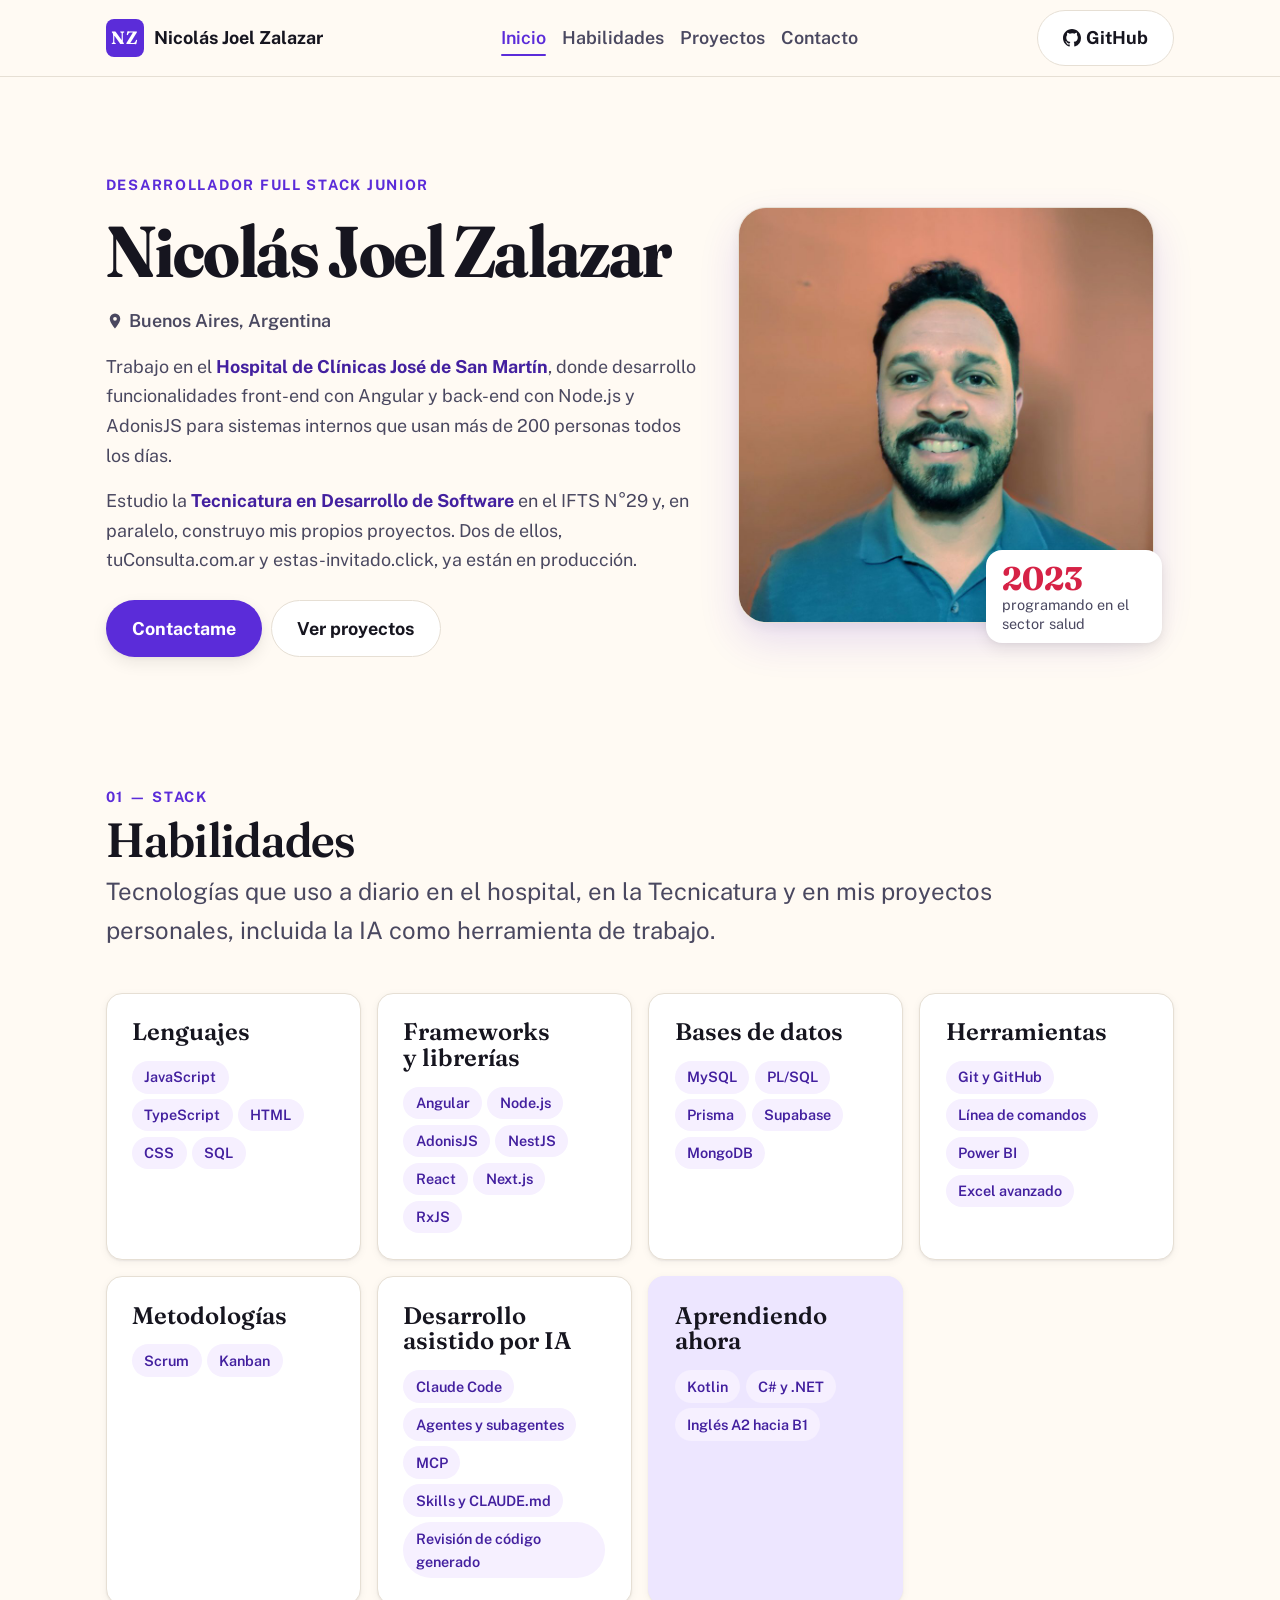
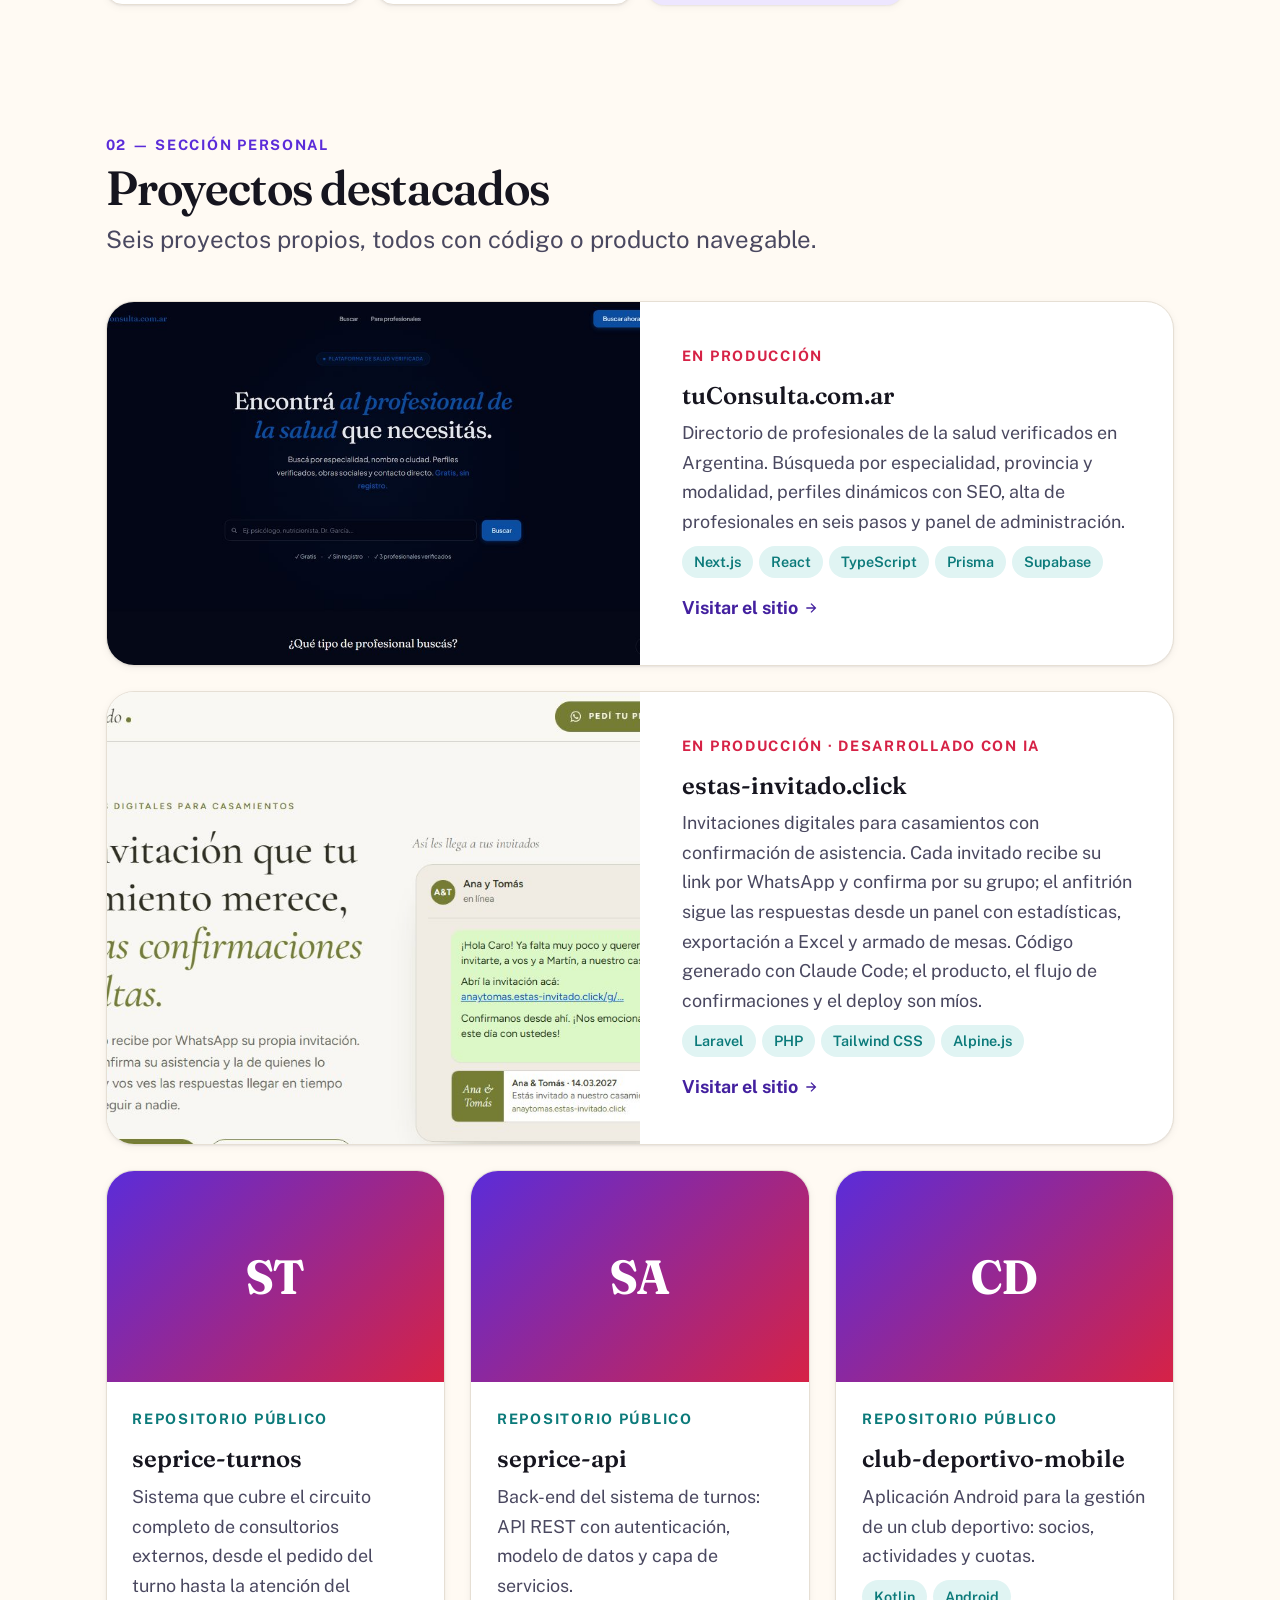
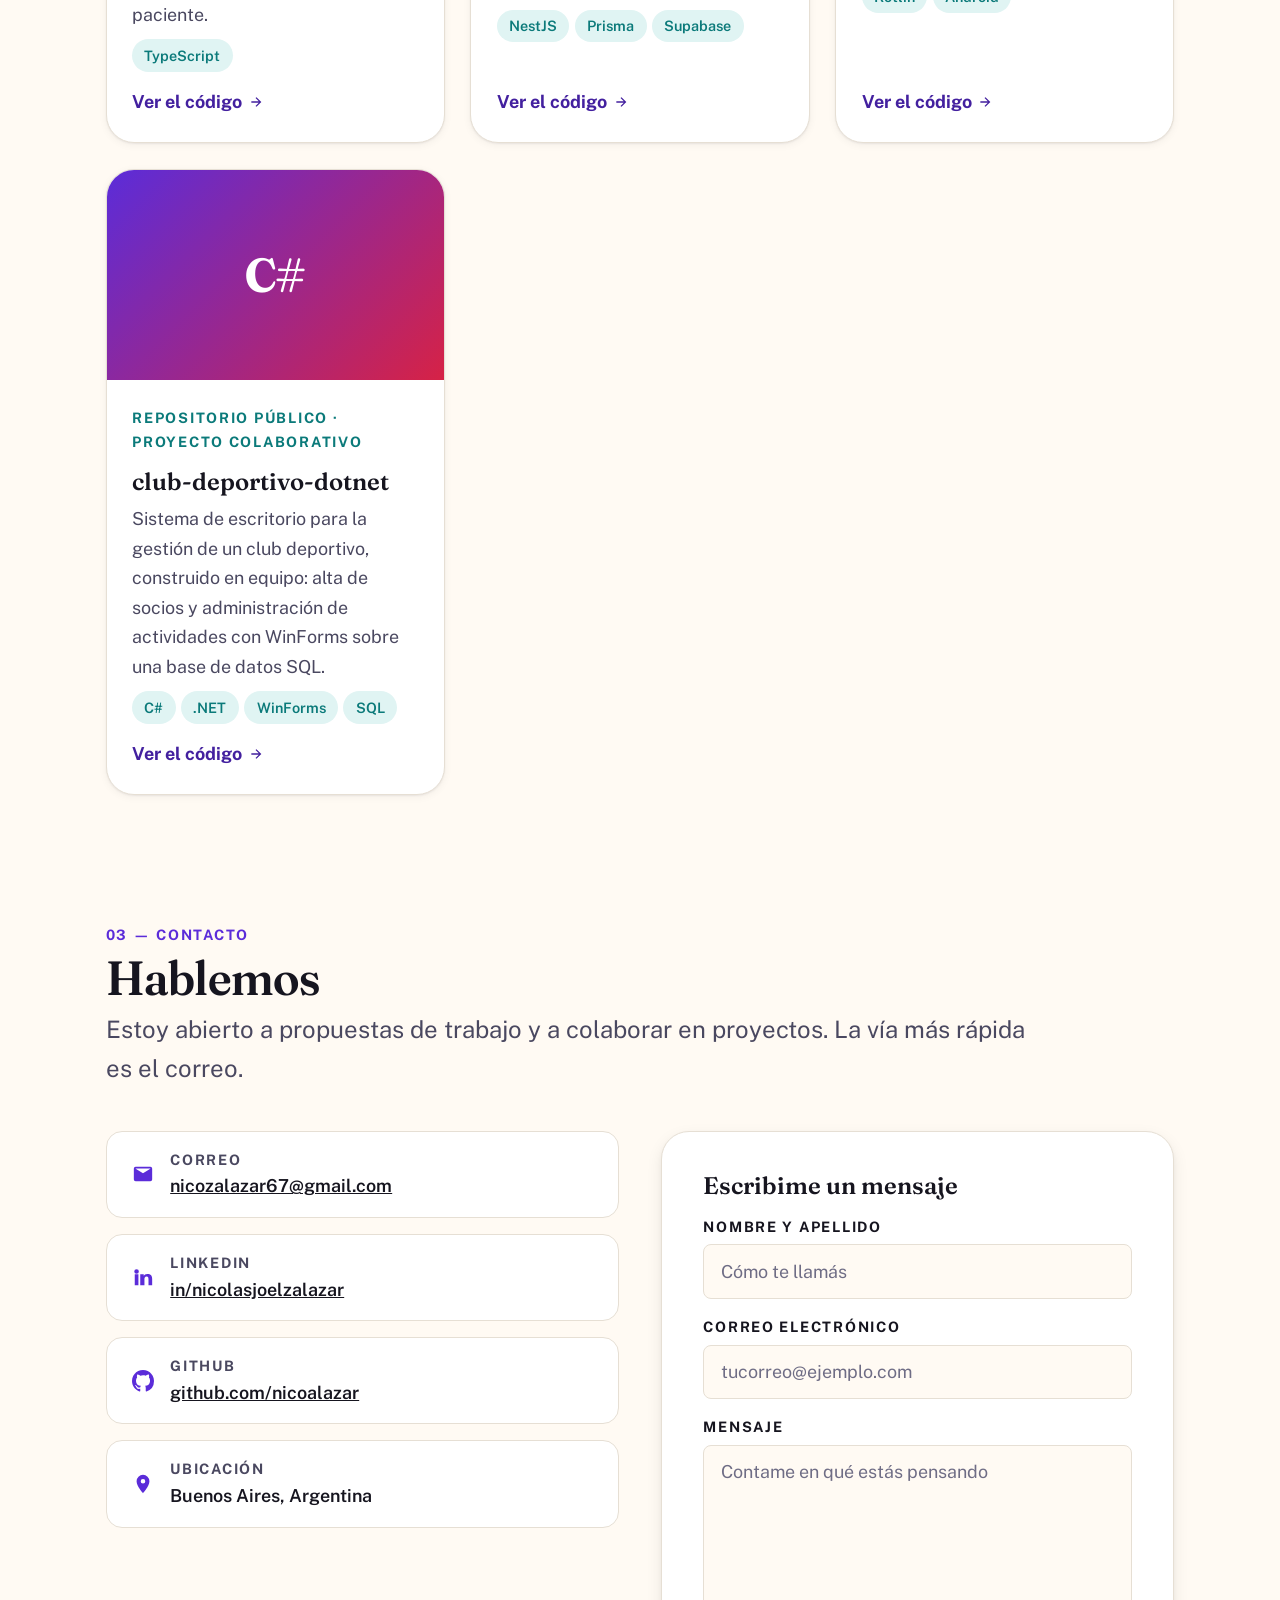
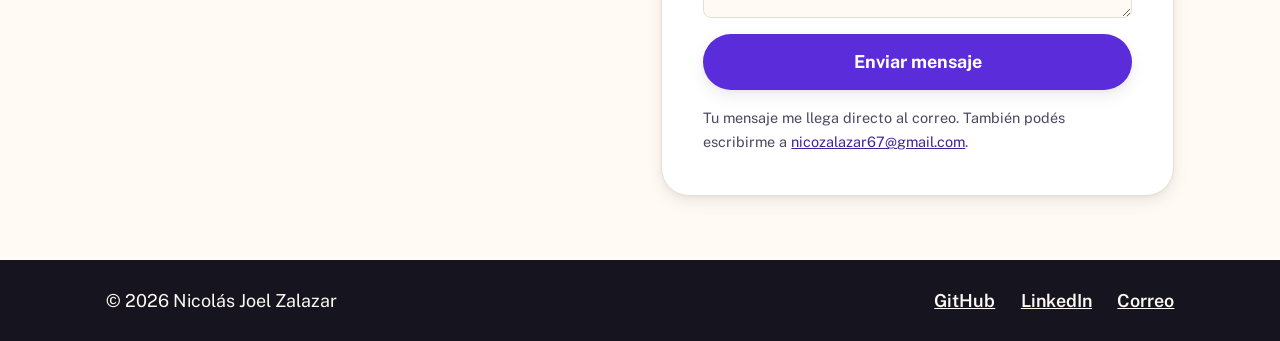
<file: index.html>
<!DOCTYPE html>
<html lang="es">

<head>
  <meta charset="UTF-8">
  <meta name="viewport" content="width=device-width, initial-scale=1.0">
  <title>Nicolás Joel Zalazar | Desarrollador Full Stack Junior</title>
  <meta name="description"
    content="Portafolio de Nicolás Joel Zalazar, desarrollador full stack junior en Buenos Aires. Angular, Node.js, TypeScript y NestJS. Proyectos, habilidades y contacto.">
  <meta name="author" content="Nicolás Joel Zalazar">

  <!-- Google Fonts se vincula con <link> y no con @import para que la descarga arranque en paralelo
       con el CSS; preconnect abre la conexión a los dos dominios de Fonts antes de pedir el archivo.
       Fraunces y Public Sans son fuentes variables: de Fraunces se piden además los ejes opsz, SOFT y
       WONK, que el CSS usa para diferenciar el tamaño óptico y el carácter de cada nivel de título
       sin descargar un archivo por variante. -->
  <link rel="preconnect" href="https://fonts.googleapis.com">
  <link rel="preconnect" href="https://fonts.gstatic.com" crossorigin>
  <link
    href="https://fonts.googleapis.com/css2?family=Fraunces:opsz,wght,SOFT,WONK@9..144,300..900,0..100,0..1&family=Public+Sans:wght@400..800&display=swap"
    rel="stylesheet">

  <link rel="stylesheet" href="css/style.css">
</head>

<body>
  <!-- El enlace de salto es el primer elemento enfocable del documento: permite que quien navega con
       teclado o lector de pantalla se saltee el encabezado repetido y vaya directo al contenido. -->
  <a class="skip-link" href="#contenido">Saltar al contenido principal</a>

  <header class="site-header">
    <div class="site-header__inner">
      <a class="brand" href="#inicio" aria-label="Nicolás Joel Zalazar, ir al inicio">
        <span class="brand__initials" aria-hidden="true">NZ</span>
        <span class="brand__name">Nicolás Joel Zalazar</span>
      </a>

      <nav class="nav" aria-label="Navegación principal">
        <ul class="nav__list">
          <li><a class="nav__link" href="#inicio" aria-current="page">Inicio</a></li>
          <li><a class="nav__link" href="#habilidades">Habilidades</a></li>
          <li><a class="nav__link" href="#proyectos">Proyectos</a></li>
          <li><a class="nav__link" href="#contacto">Contacto</a></li>
        </ul>
      </nav>

      <a class="btn btn--ghost btn--icon" href="https://github.com/nicoalazar" target="_blank" rel="noopener">
        <svg class="icon" viewBox="0 0 16 16" width="18" height="18" aria-hidden="true" focusable="false">
          <path fill="currentColor"
            d="M8 0C3.58 0 0 3.58 0 8c0 3.54 2.29 6.53 5.47 7.59.4.07.55-.17.55-.38 0-.19-.01-.82-.01-1.49-2.01.37-2.53-.49-2.69-.94-.09-.23-.48-.94-.82-1.13-.28-.15-.68-.52-.01-.53.63-.01 1.08.58 1.23.82.72 1.21 1.87.87 2.33.66.07-.52.28-.87.51-1.07-1.78-.2-3.64-.89-3.64-3.95 0-.87.31-1.59.82-2.15-.08-.2-.36-1.02.08-2.12 0 0 .67-.21 2.2.82a7.4 7.4 0 0 1 2-.27c.68 0 1.36.09 2 .27 1.53-1.04 2.2-.82 2.2-.82.44 1.1.16 1.92.08 2.12.51.56.82 1.27.82 2.15 0 3.07-1.87 3.75-3.65 3.95.29.25.54.73.54 1.48 0 1.07-.01 1.93-.01 2.2 0 .21.15.46.55.38A8.01 8.01 0 0 0 16 8c0-4.42-3.58-8-8-8Z" />
        </svg>
        <span>GitHub</span>
      </a>
    </div>
  </header>

  <main id="contenido">

    <!-- Cada bloque temático es una <section> con id propio (destino de la navegación interna) y se
         asocia a su encabezado mediante aria-labelledby, para que el lector de pantalla anuncie la
         región por su título real en lugar de leer "región sin nombre". -->
    <section class="hero" id="inicio" aria-labelledby="inicio-titulo">
      <div class="hero__content">
        <p class="hero__eyebrow">Desarrollador Full Stack Junior</p>
        <h1 class="hero__title" id="inicio-titulo">Nicolás Joel Zalazar</h1>
        <p class="hero__location">
          <svg class="icon" viewBox="0 0 24 24" width="18" height="18" aria-hidden="true" focusable="false">
            <path fill="currentColor"
              d="M12 2a7 7 0 0 0-7 7c0 5.25 7 13 7 13s7-7.75 7-13a7 7 0 0 0-7-7Zm0 9.5A2.5 2.5 0 1 1 12 6.5a2.5 2.5 0 0 1 0 5Z" />
          </svg>
          Buenos Aires, Argentina
        </p>
        <p class="hero__text">
          Trabajo en el <strong>Hospital de Clínicas José de San Martín</strong>, donde desarrollo funcionalidades
          front-end con Angular y back-end con Node.js y AdonisJS para sistemas internos que usan más de 200 personas
          todos los días.
        </p>
        <p class="hero__text">
          Estudio la <strong>Tecnicatura en Desarrollo de Software</strong> en el IFTS N°29 y, en paralelo, construyo
          mis propios proyectos. Dos de ellos, tuConsulta.com.ar y estas-invitado.click, ya están en producción.
        </p>
        <div class="hero__actions">
          <a class="btn btn--primary" href="#contacto">Contactame</a>
          <a class="btn btn--ghost" href="#proyectos">Ver proyectos</a>
        </div>
      </div>

      <figure class="hero__figure">
        <img class="hero__photo" src="assets/img/nicolas-zalazar.jpg" width="880" height="880"
          alt="Retrato de Nicolás Joel Zalazar, desarrollador full stack junior">
        <figcaption class="hero__badge">
          <span class="hero__badge-value">2023</span>
          <span class="hero__badge-label">programando en el sector salud</span>
        </figcaption>
      </figure>
    </section>

    <section class="section" id="habilidades" aria-labelledby="habilidades-titulo">
      <header class="section__header">
        <p class="section__eyebrow">01 — Stack</p>
        <h2 class="section__title" id="habilidades-titulo">Habilidades</h2>
        <p class="section__lead">
          Tecnologías que uso a diario en el hospital, en la Tecnicatura y en mis proyectos personales, incluida
          la IA como herramienta de trabajo.
        </p>
      </header>

      <!-- La grilla de habilidades usa CSS Grid con auto-fit: la cantidad de columnas la decide el
           ancho disponible, así que el bloque se reacomoda solo sin depender de media queries. -->
      <ul class="skills">
        <li class="skill-card">
          <h3 class="skill-card__title">Lenguajes</h3>
          <ul class="chips">
            <li class="chip">JavaScript</li>
            <li class="chip">TypeScript</li>
            <li class="chip">HTML</li>
            <li class="chip">CSS</li>
            <li class="chip">SQL</li>
          </ul>
        </li>
        <li class="skill-card">
          <h3 class="skill-card__title">Frameworks y librerías</h3>
          <ul class="chips">
            <li class="chip">Angular</li>
            <li class="chip">Node.js</li>
            <li class="chip">AdonisJS</li>
            <li class="chip">NestJS</li>
            <li class="chip">React</li>
            <li class="chip">Next.js</li>
            <li class="chip">RxJS</li>
          </ul>
        </li>
        <li class="skill-card">
          <h3 class="skill-card__title">Bases de datos</h3>
          <ul class="chips">
            <li class="chip">MySQL</li>
            <li class="chip">PL/SQL</li>
            <li class="chip">Prisma</li>
            <li class="chip">Supabase</li>
            <li class="chip">MongoDB</li>
          </ul>
        </li>
        <li class="skill-card">
          <h3 class="skill-card__title">Herramientas</h3>
          <ul class="chips">
            <li class="chip">Git y GitHub</li>
            <li class="chip">Línea de comandos</li>
            <li class="chip">Power BI</li>
            <li class="chip">Excel avanzado</li>
          </ul>
        </li>
        <li class="skill-card">
          <h3 class="skill-card__title">Metodologías</h3>
          <ul class="chips">
            <li class="chip">Scrum</li>
            <li class="chip">Kanban</li>
          </ul>
        </li>
        <li class="skill-card">
          <h3 class="skill-card__title">Desarrollo asistido por IA</h3>
          <ul class="chips">
            <li class="chip">Claude Code</li>
            <li class="chip">Agentes y subagentes</li>
            <li class="chip">MCP</li>
            <li class="chip">Skills y CLAUDE.md</li>
            <li class="chip">Revisión de código generado</li>
          </ul>
        </li>
        <li class="skill-card skill-card--accent">
          <h3 class="skill-card__title">Aprendiendo ahora</h3>
          <ul class="chips">
            <li class="chip">Kotlin</li>
            <li class="chip">C# y .NET</li>
            <li class="chip">Inglés A2 hacia B1</li>
          </ul>
        </li>
      </ul>
    </section>

    <section class="section" id="proyectos" aria-labelledby="proyectos-titulo">
      <header class="section__header">
        <p class="section__eyebrow">02 — Sección personal</p>
        <h2 class="section__title" id="proyectos-titulo">Proyectos destacados</h2>
        <p class="section__lead">
          Seis proyectos propios, todos con código o producto navegable.
        </p>
      </header>

      <div class="projects">
        <article class="project project--featured">
          <img class="project__shot" src="assets/img/tuconsulta.jpg" width="1000" height="625" loading="lazy"
            alt="Captura de la página principal de tuConsulta.com.ar con el buscador de profesionales de la salud">
          <div class="project__body">
            <p class="project__status">En producción</p>
            <h3 class="project__title">tuConsulta.com.ar</h3>
            <p class="project__text">
              Directorio de profesionales de la salud verificados en Argentina. Búsqueda por especialidad, provincia y
              modalidad, perfiles dinámicos con SEO, alta de profesionales en seis pasos y panel de administración.
            </p>
            <ul class="chips chips--tech">
              <li class="chip">Next.js</li>
              <li class="chip">React</li>
              <li class="chip">TypeScript</li>
              <li class="chip">Prisma</li>
              <li class="chip">Supabase</li>
            </ul>
            <a class="link-arrow" href="https://tuconsulta.com.ar" target="_blank" rel="noopener">
              Visitar el sitio
              <svg class="icon" viewBox="0 0 24 24" width="16" height="16" aria-hidden="true" focusable="false">
                <path fill="currentColor" d="M5 11h11.17l-4.88-4.88L12.7 4.7 20 12l-7.3 7.3-1.41-1.42L16.17 13H5Z" />
              </svg>
            </a>
          </div>
        </article>

        <article class="project project--featured">
          <img class="project__shot" src="assets/img/estas-invitado.jpg" width="1000" height="625" loading="lazy"
            alt="Captura de la página principal de estas-invitado.click mostrando cómo llega la invitación por WhatsApp">
          <div class="project__body">
            <p class="project__status">En producción &middot; desarrollado con IA</p>
            <h3 class="project__title">estas-invitado.click</h3>
            <p class="project__text">
              Invitaciones digitales para casamientos con confirmación de asistencia. Cada invitado recibe su link por
              WhatsApp y confirma por su grupo; el anfitrión sigue las respuestas desde un panel con estadísticas,
              exportación a Excel y armado de mesas. Código generado con Claude Code; el producto, el flujo de
              confirmaciones y el deploy son míos.
            </p>
            <ul class="chips chips--tech">
              <li class="chip">Laravel</li>
              <li class="chip">PHP</li>
              <li class="chip">Tailwind CSS</li>
              <li class="chip">Alpine.js</li>
            </ul>
            <a class="link-arrow" href="https://estas-invitado.click" target="_blank" rel="noopener">
              Visitar el sitio
              <svg class="icon" viewBox="0 0 24 24" width="16" height="16" aria-hidden="true" focusable="false">
                <path fill="currentColor" d="M5 11h11.17l-4.88-4.88L12.7 4.7 20 12l-7.3 7.3-1.41-1.42L16.17 13H5Z" />
              </svg>
            </a>
          </div>
        </article>

        <article class="project">
          <p class="project__cover" aria-hidden="true"><span>ST</span></p>
          <div class="project__body">
            <p class="project__status">Repositorio público</p>
            <h3 class="project__title">seprice-turnos</h3>
            <p class="project__text">
              Sistema que cubre el circuito completo de consultorios externos, desde el pedido del turno hasta la
              atención del paciente.
            </p>
            <ul class="chips chips--tech">
              <li class="chip">TypeScript</li>
            </ul>
            <a class="link-arrow" href="https://github.com/nicoalazar/seprice-turnos" target="_blank" rel="noopener">
              Ver el código
              <svg class="icon" viewBox="0 0 24 24" width="16" height="16" aria-hidden="true" focusable="false">
                <path fill="currentColor" d="M5 11h11.17l-4.88-4.88L12.7 4.7 20 12l-7.3 7.3-1.41-1.42L16.17 13H5Z" />
              </svg>
            </a>
          </div>
        </article>

        <article class="project">
          <p class="project__cover" aria-hidden="true"><span>SA</span></p>
          <div class="project__body">
            <p class="project__status">Repositorio público</p>
            <h3 class="project__title">seprice-api</h3>
            <p class="project__text">
              Back-end del sistema de turnos: API REST con autenticación, modelo de datos y capa de servicios.
            </p>
            <ul class="chips chips--tech">
              <li class="chip">NestJS</li>
              <li class="chip">Prisma</li>
              <li class="chip">Supabase</li>
            </ul>
            <a class="link-arrow" href="https://github.com/nicoalazar/seprice-api" target="_blank" rel="noopener">
              Ver el código
              <svg class="icon" viewBox="0 0 24 24" width="16" height="16" aria-hidden="true" focusable="false">
                <path fill="currentColor" d="M5 11h11.17l-4.88-4.88L12.7 4.7 20 12l-7.3 7.3-1.41-1.42L16.17 13H5Z" />
              </svg>
            </a>
          </div>
        </article>

        <article class="project">
          <p class="project__cover" aria-hidden="true"><span>CD</span></p>
          <div class="project__body">
            <p class="project__status">Repositorio público</p>
            <h3 class="project__title">club-deportivo-mobile</h3>
            <p class="project__text">
              Aplicación Android para la gestión de un club deportivo: socios, actividades y cuotas.
            </p>
            <ul class="chips chips--tech">
              <li class="chip">Kotlin</li>
              <li class="chip">Android</li>
            </ul>
            <a class="link-arrow" href="https://github.com/nicoalazar/club-deportivo-mobile" target="_blank"
              rel="noopener">
              Ver el código
              <svg class="icon" viewBox="0 0 24 24" width="16" height="16" aria-hidden="true" focusable="false">
                <path fill="currentColor" d="M5 11h11.17l-4.88-4.88L12.7 4.7 20 12l-7.3 7.3-1.41-1.42L16.17 13H5Z" />
              </svg>
            </a>
          </div>
        </article>

        <article class="project">
          <p class="project__cover" aria-hidden="true"><span>C#</span></p>
          <div class="project__body">
            <p class="project__status">Repositorio público &middot; proyecto colaborativo</p>
            <h3 class="project__title">club-deportivo-dotnet</h3>
            <p class="project__text">
              Sistema de escritorio para la gestión de un club deportivo, construido en equipo: alta de
              socios y administración de actividades con WinForms sobre una base de datos SQL.
            </p>
            <ul class="chips chips--tech">
              <li class="chip">C#</li>
              <li class="chip">.NET</li>
              <li class="chip">WinForms</li>
              <li class="chip">SQL</li>
            </ul>
            <a class="link-arrow" href="https://github.com/nicoalazar/club-deportivo-dotnet" target="_blank"
              rel="noopener">
              Ver el código
              <svg class="icon" viewBox="0 0 24 24" width="16" height="16" aria-hidden="true" focusable="false">
                <path fill="currentColor" d="M5 11h11.17l-4.88-4.88L12.7 4.7 20 12l-7.3 7.3-1.41-1.42L16.17 13H5Z" />
              </svg>
            </a>
          </div>
        </article>
      </div>
    </section>

    <section class="section" id="contacto" aria-labelledby="contacto-titulo">
      <header class="section__header">
        <p class="section__eyebrow">03 — Contacto</p>
        <h2 class="section__title" id="contacto-titulo">Hablemos</h2>
        <p class="section__lead">
          Estoy abierto a propuestas de trabajo y a colaborar en proyectos. La vía más rápida es el correo.
        </p>
      </header>

      <div class="contact">
        <ul class="contact__list">
          <li class="contact__item">
            <svg class="icon icon--lg" viewBox="0 0 24 24" width="22" height="22" aria-hidden="true" focusable="false">
              <path fill="currentColor"
                d="M4 4h16a2 2 0 0 1 2 2v12a2 2 0 0 1-2 2H4a2 2 0 0 1-2-2V6a2 2 0 0 1 2-2Zm8 7.2 8-5V6H4v.2l8 5Z" />
            </svg>
            <span class="contact__label">Correo</span>
            <a class="contact__value" href="mailto:nicozalazar67@gmail.com">nicozalazar67@gmail.com</a>
          </li>
          <li class="contact__item">
            <svg class="icon icon--lg" viewBox="0 0 24 24" width="22" height="22" aria-hidden="true" focusable="false">
              <path fill="currentColor"
                d="M4.98 3.5a2.5 2.5 0 1 0 0 5 2.5 2.5 0 0 0 0-5ZM3 9h4v12H3V9Zm6 0h3.8v1.7h.05c.53-.95 1.83-1.95 3.76-1.95C20.7 8.75 22 10.9 22 14.1V21h-4v-6.1c0-1.46-.03-3.34-2.05-3.34-2.06 0-2.38 1.6-2.38 3.24V21H9V9Z" />
            </svg>
            <span class="contact__label">LinkedIn</span>
            <a class="contact__value" href="https://linkedin.com/in/nicolasjoelzalazar" target="_blank"
              rel="noopener">in/nicolasjoelzalazar</a>
          </li>
          <li class="contact__item">
            <svg class="icon icon--lg" viewBox="0 0 16 16" width="22" height="22" aria-hidden="true" focusable="false">
              <path fill="currentColor"
                d="M8 0C3.58 0 0 3.58 0 8c0 3.54 2.29 6.53 5.47 7.59.4.07.55-.17.55-.38 0-.19-.01-.82-.01-1.49-2.01.37-2.53-.49-2.69-.94-.09-.23-.48-.94-.82-1.13-.28-.15-.68-.52-.01-.53.63-.01 1.08.58 1.23.82.72 1.21 1.87.87 2.33.66.07-.52.28-.87.51-1.07-1.78-.2-3.64-.89-3.64-3.95 0-.87.31-1.59.82-2.15-.08-.2-.36-1.02.08-2.12 0 0 .67-.21 2.2.82a7.4 7.4 0 0 1 2-.27c.68 0 1.36.09 2 .27 1.53-1.04 2.2-.82 2.2-.82.44 1.1.16 1.92.08 2.12.51.56.82 1.27.82 2.15 0 3.07-1.87 3.75-3.65 3.95.29.25.54.73.54 1.48 0 1.07-.01 1.93-.01 2.2 0 .21.15.46.55.38A8.01 8.01 0 0 0 16 8c0-4.42-3.58-8-8-8Z" />
            </svg>
            <span class="contact__label">GitHub</span>
            <a class="contact__value" href="https://github.com/nicoalazar" target="_blank"
              rel="noopener">github.com/nicoalazar</a>
          </li>
          <li class="contact__item">
            <svg class="icon icon--lg" viewBox="0 0 24 24" width="22" height="22" aria-hidden="true" focusable="false">
              <path fill="currentColor"
                d="M12 2a7 7 0 0 0-7 7c0 5.25 7 13 7 13s7-7.75 7-13a7 7 0 0 0-7-7Zm0 9.5A2.5 2.5 0 1 1 12 6.5a2.5 2.5 0 0 1 0 5Z" />
            </svg>
            <span class="contact__label">Ubicación</span>
            <span class="contact__value">Buenos Aires, Argentina</span>
          </li>
        </ul>

        <!-- El envío lo maneja Web3Forms (https://web3forms.com): un POST directo desde el <form>,
             sin JavaScript ni backend propio. access_key identifica la cuenta que recibe el correo;
             botcheck es un honeypot anti-spam (queda oculto para personas, los bots sí lo completan). -->
        <form class="form" action="https://api.web3forms.com/submit" method="post" aria-labelledby="form-titulo">
          <input type="hidden" name="access_key" value="917b6d91-acd8-41ab-8b53-dee51166b318">
          <input type="hidden" name="subject" value="Nuevo mensaje desde el portfolio">
          <input type="hidden" name="redirect" value="https://nicolas-zalazar.vercel.app/gracias.html">
          <input class="form__honeypot" type="checkbox" name="botcheck" tabindex="-1" autocomplete="off"
            aria-hidden="true">

          <h3 class="form__title" id="form-titulo">Escribime un mensaje</h3>

          <div class="form__field">
            <label class="form__label" for="nombre">Nombre y apellido</label>
            <input class="form__input" type="text" id="nombre" name="nombre" placeholder="Cómo te llamás"
              autocomplete="name" required>
          </div>

          <div class="form__field">
            <label class="form__label" for="email">Correo electrónico</label>
            <input class="form__input" type="email" id="email" name="email" placeholder="tucorreo@ejemplo.com"
              autocomplete="email" required>
          </div>

          <div class="form__field">
            <label class="form__label" for="mensaje">Mensaje</label>
            <textarea class="form__input form__input--area" id="mensaje" name="mensaje" rows="5"
              placeholder="Contame en qué estás pensando" required></textarea>
          </div>

          <button class="btn btn--primary btn--block" type="submit">Enviar mensaje</button>

          <p class="form__note" role="note">
            Tu mensaje me llega directo al correo. También podés escribirme a
            <a href="mailto:nicozalazar67@gmail.com">nicozalazar67@gmail.com</a>.
          </p>
        </form>
      </div>
    </section>

  </main>

  <footer class="site-footer">
    <div class="site-footer__inner">
      <p class="site-footer__copy">&copy; 2026 Nicolás Joel Zalazar</p>
      <ul class="site-footer__links">
        <li><a href="https://github.com/nicoalazar" target="_blank" rel="noopener">GitHub</a></li>
        <li><a href="https://linkedin.com/in/nicolasjoelzalazar" target="_blank" rel="noopener">LinkedIn</a></li>
        <li><a href="mailto:nicozalazar67@gmail.com">Correo</a></li>
      </ul>
    </div>
  </footer>
</body>

</html>
</file>
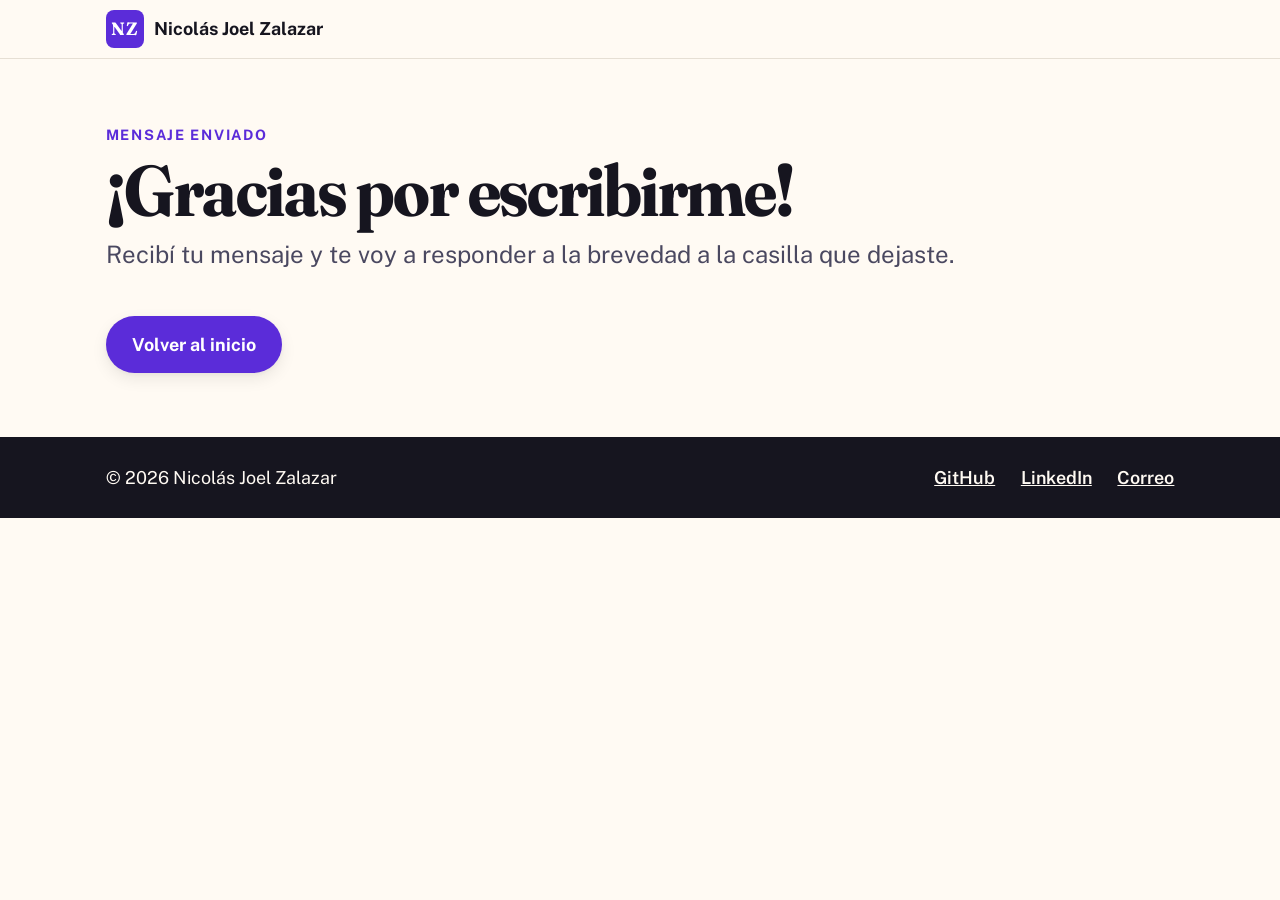
<file: gracias.html>
<!DOCTYPE html>
<html lang="es">

<head>
  <meta charset="UTF-8">
  <meta name="viewport" content="width=device-width, initial-scale=1.0">
  <title>Mensaje enviado | Nicolás Joel Zalazar</title>
  <meta name="description" content="Gracias por escribirme. Recibí tu mensaje y te voy a responder a la brevedad.">
  <meta name="robots" content="noindex">
  <meta name="author" content="Nicolás Joel Zalazar">

  <link rel="preconnect" href="https://fonts.googleapis.com">
  <link rel="preconnect" href="https://fonts.gstatic.com" crossorigin>
  <link
    href="https://fonts.googleapis.com/css2?family=Fraunces:opsz,wght,SOFT,WONK@9..144,300..900,0..100,0..1&family=Public+Sans:wght@400..800&display=swap"
    rel="stylesheet">

  <link rel="stylesheet" href="css/style.css">
</head>

<body>
  <header class="site-header">
    <div class="site-header__inner">
      <a class="brand" href="index.html#inicio" aria-label="Nicolás Joel Zalazar, ir al inicio">
        <span class="brand__initials" aria-hidden="true">NZ</span>
        <span class="brand__name">Nicolás Joel Zalazar</span>
      </a>
    </div>
  </header>

  <main id="contenido">
    <section class="section" aria-labelledby="gracias-titulo">
      <header class="section__header">
        <p class="section__eyebrow">Mensaje enviado</p>
        <h1 class="section__title" id="gracias-titulo">¡Gracias por escribirme!</h1>
        <p class="section__lead">
          Recibí tu mensaje y te voy a responder a la brevedad a la casilla que dejaste.
        </p>
      </header>

      <a class="btn btn--primary" href="index.html#inicio">Volver al inicio</a>
    </section>
  </main>

  <footer class="site-footer">
    <div class="site-footer__inner">
      <p class="site-footer__copy">&copy; 2026 Nicolás Joel Zalazar</p>
      <ul class="site-footer__links">
        <li><a href="https://github.com/nicoalazar" target="_blank" rel="noopener">GitHub</a></li>
        <li><a href="https://linkedin.com/in/nicolasjoelzalazar" target="_blank" rel="noopener">LinkedIn</a></li>
        <li><a href="mailto:nicozalazar67@gmail.com">Correo</a></li>
      </ul>
    </div>
  </footer>
</body>

</html>
</file>
<file: css/style.css>
/* =============================================================================
   Landing de portafolio personal - Nicolás Joel Zalazar

   Orden del archivo:
   1. Tokens de diseño (variables CSS)
   2. Reset ligero y bases
   3. Tipografía
   4. Componentes
   5. Maquetación con Flexbox y Grid
   6. Media queries
   7. Interactividad, transiciones y animaciones
   ========================================================================== */

/* -----------------------------------------------------------------------------
   1. TOKENS DE DISEÑO
   Todo el sistema visual vive en :root. Ningún color, radio ni sombra se escribe
   suelto más abajo: así la paleta se cambia en un solo lugar y queda documentada.
   -------------------------------------------------------------------------- */
:root {
  /* Paleta clara y colorida. El violeta es el color de marca; coral, ámbar y
     verde azulado se reservan para acentos puntuales, para que el color destaque
     jerarquía y no compita consigo mismo. */
  --color-bg: #fffaf3;
  --color-bg-alt: #f6f0ff;
  --color-surface: #ffffff;
  --color-ink: #16151f;
  --color-ink-soft: #4a4860;
  --color-primary: #5b2cd9;
  --color-primary-dark: #43209f;
  --color-primary-soft: #ede6ff;
  --color-coral: #d62246;
  --color-coral-soft: #ffe8ec;
  --color-amber: #ffb703;
  --color-teal: #0b7a7a;
  --color-teal-soft: #e0f4f3;
  --color-border: #e6dfd4;

  /* Tipografías: Fraunces (serif variable) para títulos, Public Sans para texto.
     Se evitan a propósito las familias por defecto de todo portafolio. */
  --font-display: "Fraunces", Georgia, "Times New Roman", serif;
  --font-body: "Public Sans", system-ui, -apple-system, "Segoe UI", sans-serif;

  /* Escala tipográfica fluida: cada paso interpola entre el tamaño de 320px y el
     de 1280px, de modo que el texto acompaña al viewport sin saltos bruscos. */
  --step--1: clamp(0.83rem, 0.8rem + 0.15vw, 0.9rem);
  --step-0: clamp(1rem, 0.96rem + 0.2vw, 1.13rem);
  --step-1: clamp(1.2rem, 1.1rem + 0.5vw, 1.5rem);
  --step-2: clamp(1.45rem, 1.25rem + 1vw, 2.1rem);
  --step-3: clamp(1.8rem, 1.4rem + 2vw, 3rem);
  --step-4: clamp(2.4rem, 1.6rem + 4vw, 4.5rem);

  /* Escala de espaciado en rem: respeta el tamaño de fuente del navegador. */
  --space-2xs: 0.35rem;
  --space-xs: 0.6rem;
  --space-sm: 1rem;
  --space-md: 1.6rem;
  --space-lg: 2.6rem;
  --space-xl: 4rem;
  --space-2xl: 6rem;

  --radius-sm: 0.5rem;
  --radius-md: 1rem;
  --radius-lg: 1.75rem;
  --radius-pill: 999rem;

  --shadow-sm: 0 1px 2px rgba(22, 21, 31, 0.06), 0 2px 8px rgba(22, 21, 31, 0.05);
  --shadow-md: 0 6px 16px rgba(22, 21, 31, 0.08), 0 2px 4px rgba(22, 21, 31, 0.04);
  --shadow-lg: 0 18px 40px rgba(91, 44, 217, 0.14), 0 4px 12px rgba(22, 21, 31, 0.06);

  --measure: 62ch;
  --container: 72rem;

  /* Movimiento: una sola curva y dos duraciones para todo el sitio, así las
     interacciones se sienten parte del mismo sistema. */
  --ease-out: cubic-bezier(0.22, 0.61, 0.36, 1);
  --dur-fast: 180ms;
  --dur-slow: 640ms;
}

/* -----------------------------------------------------------------------------
   2. RESET LIGERO Y BASES
   -------------------------------------------------------------------------- */
*,
*::before,
*::after {
  box-sizing: border-box;
}

body,
h1,
h2,
h3,
p,
figure,
ul {
  margin: 0;
}

ul {
  padding: 0;
  list-style: none;
}

html {
  scroll-behavior: smooth;
  /* Compensa la altura del encabezado fijo al saltar por anclas. */
  scroll-padding-top: 5.5rem;
}

body {
  background-color: var(--color-bg);
  color: var(--color-ink);
  font-family: var(--font-body);
  font-size: var(--step-0);
  line-height: 1.65;
  -webkit-font-smoothing: antialiased;
}

img,
svg {
  display: block;
  max-width: 100%;
}

img {
  height: auto;
}

a {
  color: var(--color-primary-dark);
}

input,
textarea,
button {
  font: inherit;
  color: inherit;
}

/* El enlace de salto solo aparece cuando recibe foco por teclado. */
.skip-link {
  position: absolute;
  top: var(--space-xs);
  left: var(--space-xs);
  z-index: 20;
  padding: var(--space-xs) var(--space-sm);
  border-radius: var(--radius-sm);
  background-color: var(--color-primary);
  color: #ffffff;
  font-weight: 700;
  text-decoration: none;
  transform: translateY(-150%);
}

.skip-link:focus-visible {
  transform: translateY(0);
}

/* -----------------------------------------------------------------------------
   3. TIPOGRAFÍA
   Fraunces es variable: además del peso se ajustan sus ejes opsz (tamaño óptico),
   SOFT (redondeo de los remates) y WONK (variantes caligráficas de la g y la y).
   El h1 usa opsz alto y WONK activo para ganar carácter; los h2 y h3 bajan el
   opsz y apagan WONK, así se leen como títulos de servicio y no compiten con él.
   -------------------------------------------------------------------------- */
h1,
h2,
h3 {
  font-family: var(--font-display);
  line-height: 1.08;
  text-wrap: balance;
}

h1 {
  font-size: var(--step-4);
  font-weight: 700;
  font-variation-settings: "opsz" 144, "SOFT" 40, "WONK" 1;
  letter-spacing: -0.02em;
}

h2 {
  font-size: var(--step-3);
  font-weight: 600;
  font-variation-settings: "opsz" 72, "SOFT" 20, "WONK" 0;
  letter-spacing: -0.015em;
}

h3 {
  font-size: var(--step-1);
  font-weight: 600;
  font-variation-settings: "opsz" 24, "SOFT" 0, "WONK" 0;
}

p {
  max-width: var(--measure);
}

strong {
  font-weight: 700;
  color: var(--color-primary-dark);
}

/* Antetítulos: versalitas de Public Sans, el contrapunto sobrio de Fraunces. */
.hero__eyebrow,
.section__eyebrow,
.project__status,
.contact__label,
.form__label {
  font-family: var(--font-body);
  font-size: var(--step--1);
  font-weight: 700;
  letter-spacing: 0.12em;
  text-transform: uppercase;
}

.hero__eyebrow,
.section__eyebrow {
  color: var(--color-primary);
}

.section__lead {
  font-size: var(--step-1);
  color: var(--color-ink-soft);
  font-weight: 400;
}

.hero__text {
  color: var(--color-ink-soft);
}

/* -----------------------------------------------------------------------------
   4. COMPONENTES
   -------------------------------------------------------------------------- */

/* Encabezado y navegación */
.site-header {
  background-color: rgba(255, 250, 243, 0.9);
  border-bottom: 1px solid var(--color-border);
  backdrop-filter: blur(10px);
}

.brand {
  color: var(--color-ink);
  font-weight: 700;
  text-decoration: none;
}

.brand__initials {
  background-color: var(--color-primary);
  color: #ffffff;
  border-radius: var(--radius-sm);
  font-family: var(--font-display);
  font-variation-settings: "opsz" 24, "SOFT" 0, "WONK" 0;
  letter-spacing: 0.02em;
}

.nav__link {
  color: var(--color-ink-soft);
  font-weight: 600;
  text-decoration: none;
}

.nav__link[aria-current="page"] {
  color: var(--color-primary);
}

/* Botones */
.btn {
  border: 1px solid transparent;
  border-radius: var(--radius-pill);
  padding: 0.7em 1.4em;
  font-weight: 700;
  text-decoration: none;
  cursor: pointer;
}

.btn--primary {
  background-color: var(--color-primary);
  color: #ffffff;
  box-shadow: var(--shadow-md);
}

.btn--ghost {
  background-color: var(--color-surface);
  border-color: var(--color-border);
  color: var(--color-ink);
}

/* Secciones */
.section__title {
  color: var(--color-ink);
}

/* Tarjetas de habilidades */
.skill-card {
  background-color: var(--color-surface);
  border: 1px solid var(--color-border);
  border-radius: var(--radius-md);
  padding: var(--space-md);
  box-shadow: var(--shadow-sm);
}

.skill-card--accent {
  background-color: var(--color-primary-soft);
  border-color: transparent;
}

.skill-card__title {
  margin-bottom: var(--space-sm);
}

/* Chips de tecnologías */
.chip {
  background-color: var(--color-bg-alt);
  border-radius: var(--radius-pill);
  padding: 0.3em 0.85em;
  font-size: var(--step--1);
  font-weight: 600;
  color: var(--color-primary-dark);
}

.chips--tech .chip {
  background-color: var(--color-teal-soft);
  color: var(--color-teal);
}

/* Tarjetas de proyectos */
.project {
  background-color: var(--color-surface);
  border: 1px solid var(--color-border);
  border-radius: var(--radius-lg);
  overflow: hidden;
  box-shadow: var(--shadow-sm);
}

.project__body {
  padding: var(--space-md);
}

.project__status {
  color: var(--color-teal);
  margin-bottom: var(--space-2xs);
}

.project--featured .project__status {
  color: var(--color-coral);
}

.project__text {
  color: var(--color-ink-soft);
}

/* Portada tipográfica para los proyectos sin captura propia: evita usar
   imágenes de terceros y mantiene la coherencia de la paleta. */
.project__cover {
  background-image: linear-gradient(135deg, var(--color-primary) 0%, var(--color-coral) 100%);
  color: #ffffff;
  font-family: var(--font-display);
  font-size: var(--step-3);
  font-weight: 700;
  font-variation-settings: "opsz" 144, "SOFT" 60, "WONK" 1;
}

.link-arrow {
  color: var(--color-primary-dark);
  font-weight: 700;
  text-decoration: none;
}

/* Contacto y formulario */
.contact__item {
  background-color: var(--color-surface);
  border: 1px solid var(--color-border);
  border-radius: var(--radius-md);
  padding: var(--space-sm) var(--space-md);
}

.contact__label {
  color: var(--color-ink-soft);
}

.contact__value {
  color: var(--color-ink);
  font-weight: 600;
}

.form {
  background-color: var(--color-surface);
  border: 1px solid var(--color-border);
  border-radius: var(--radius-lg);
  padding: var(--space-md);
  box-shadow: var(--shadow-md);
}

.form__title {
  margin-bottom: var(--space-sm);
}

.form__input {
  width: 100%;
  background-color: var(--color-bg);
  border: 1px solid var(--color-border);
  border-radius: var(--radius-sm);
  padding: 0.65em 0.9em;
}

.form__input::placeholder {
  color: #6f6d85;
}

.form__note {
  font-size: var(--step--1);
  color: var(--color-ink-soft);
}

/* Honeypot anti-spam: oculto para personas (visual y lectores de pantalla), visible para bots. */
.form__honeypot {
  position: absolute;
  width: 1px;
  height: 1px;
  overflow: hidden;
  clip: rect(0 0 0 0);
  white-space: nowrap;
}

/* Pie */
.site-footer {
  background-color: var(--color-ink);
  color: var(--color-bg);
}

.site-footer a {
  color: var(--color-bg);
  font-weight: 600;
}

.site-footer__meta {
  color: #b9b6cc;
  font-size: var(--step--1);
}

/* -----------------------------------------------------------------------------
   5. MAQUETACIÓN: FLEXBOX Y GRID
   Se usan las dos tecnologías, cada una donde rinde:

   - Flexbox para distribuir en un solo eje contenido de ancho impredecible: la
     barra de navegación, los grupos de botones, las filas de chips y el pie.
     Ahí lo que importa es cómo se reparte el sobrante y cuándo baja de línea
     (flex-wrap), no alinear nada con lo de arriba o lo de abajo.
   - Grid para las estructuras bidimensionales: las grillas de habilidades y de
     proyectos, el hero y las fichas de contacto. Con repeat(auto-fit, minmax())
     la cantidad de columnas la calcula el navegador según el ancho disponible,
     y todas las tarjetas de una fila comparten altura sin trucos.

   Toda la maquetación es mobile first y en unidades relativas (rem, %, ch, fr,
   clamp): las media queries del bloque 6 solo agregan las columnas que recién
   tienen sentido cuando sobra ancho.
   -------------------------------------------------------------------------- */

/* Contenedor común: ancho máximo en rem y márgenes laterales fluidos. */
.site-header__inner,
.hero,
.section,
.site-footer__inner {
  width: 100%;
  max-width: var(--container);
  margin-inline: auto;
  padding-inline: clamp(var(--space-sm), 4vw, var(--space-lg));
}

/* Encabezado: Flexbox, porque la marca, el menú y el botón compiten por un mismo
   eje horizontal y deben poder envolverse en pantallas angostas. */
.site-header {
  position: sticky;
  top: 0;
  z-index: 10;
}

.site-header__inner {
  display: flex;
  flex-wrap: wrap;
  align-items: center;
  justify-content: space-between;
  gap: var(--space-xs) var(--space-md);
  padding-block: var(--space-xs);
}

.brand {
  display: inline-flex;
  align-items: center;
  gap: var(--space-xs);
}

.brand__initials {
  display: inline-grid;
  place-items: center;
  width: 2.4rem;
  height: 2.4rem;
}

.nav__list {
  display: flex;
  flex-wrap: wrap;
  gap: var(--space-2xs) var(--space-sm);
}

.btn {
  display: inline-flex;
  align-items: center;
  justify-content: center;
  gap: var(--space-2xs);
}

.btn--block {
  width: 100%;
}

/* Hero: Grid de una columna en mobile y de dos a partir de 52rem. */
.hero {
  display: grid;
  gap: var(--space-lg);
  align-items: center;
  padding-block: var(--space-xl) var(--space-lg);
}

.hero__content {
  display: flex;
  flex-direction: column;
  gap: var(--space-sm);
}

.hero__location {
  display: inline-flex;
  align-items: center;
  gap: var(--space-2xs);
  color: var(--color-ink-soft);
  font-weight: 600;
}

.hero__actions {
  display: flex;
  flex-wrap: wrap;
  gap: var(--space-xs);
  margin-top: var(--space-xs);
}

.hero__figure {
  position: relative;
  max-width: 26rem;
  margin-inline: auto;
  width: 100%;
}

.hero__photo {
  width: 100%;
  aspect-ratio: 1;
  object-fit: cover;
  border-radius: var(--radius-lg);
  border: 1px solid var(--color-border);
  box-shadow: var(--shadow-lg);
}

.hero__badge {
  position: absolute;
  right: -0.5rem;
  bottom: -1.25rem;
  display: flex;
  flex-direction: column;
  max-width: 11rem;
  padding: var(--space-xs) var(--space-sm);
  border-radius: var(--radius-md);
  background-color: var(--color-surface);
  box-shadow: var(--shadow-md);
}

.hero__badge-value {
  font-family: var(--font-display);
  font-size: var(--step-2);
  font-weight: 700;
  font-variation-settings: "opsz" 72, "SOFT" 40, "WONK" 1;
  color: var(--color-coral);
  line-height: 1.1;
}

.hero__badge-label {
  font-size: var(--step--1);
  color: var(--color-ink-soft);
  line-height: 1.3;
}

/* Secciones */
.section {
  padding-block: var(--space-xl);
}

.section__header {
  display: flex;
  flex-direction: column;
  gap: var(--space-2xs);
  margin-bottom: var(--space-lg);
}

/* Grillas de tarjetas: Grid con auto-fit, sin media queries. */
.skills {
  display: grid;
  grid-template-columns: repeat(auto-fit, minmax(min(100%, 15rem), 1fr));
  gap: var(--space-sm);
}

.chips {
  display: flex;
  flex-wrap: wrap;
  gap: var(--space-2xs);
}

.projects {
  display: grid;
  grid-template-columns: repeat(auto-fit, minmax(min(100%, 17rem), 1fr));
  gap: var(--space-md);
}

/* El proyecto en producción ocupa el ancho completo de la grilla: es el que más
   contexto necesita y el único con captura real. */
.project--featured {
  grid-column: 1 / -1;
}

.project {
  display: flex;
  flex-direction: column;
}

.project__shot,
.project__cover {
  width: 100%;
  aspect-ratio: 16 / 10;
  object-fit: cover;
}

.project__cover {
  display: grid;
  place-items: center;
  margin: 0;
  max-width: none;
}

.project__body {
  display: flex;
  flex-direction: column;
  gap: var(--space-xs);
  flex: 1;
}

/* margin-top:auto empuja el enlace al pie de la tarjeta, así todas las tarjetas
   de una fila alinean su llamada a la acción. */
.link-arrow {
  display: inline-flex;
  align-items: center;
  gap: var(--space-2xs);
  align-self: flex-start;
  margin-top: auto;
  padding-top: var(--space-2xs);
}

/* Contacto: Grid de dos columnas (datos y formulario) a partir de 52rem. */
.contact {
  display: grid;
  gap: var(--space-md);
  align-items: start;
}

.contact__list {
  display: grid;
  gap: var(--space-sm);
}

/* Cada ficha es una grilla de dos columnas: el icono ocupa las dos filas del
   texto, de modo que etiqueta y dato quedan alineados sin posicionamientos. */
.contact__item {
  display: grid;
  grid-template-columns: auto 1fr;
  align-items: center;
  column-gap: var(--space-sm);
}

.contact__item .icon--lg {
  grid-row: span 2;
  color: var(--color-primary);
}

.contact__value {
  word-break: break-word;
}

.form__field {
  display: flex;
  flex-direction: column;
  gap: var(--space-2xs);
  margin-bottom: var(--space-sm);
}

.form__note {
  margin-top: var(--space-sm);
}

/* Pie */
.site-footer__inner {
  display: flex;
  flex-wrap: wrap;
  align-items: center;
  justify-content: space-between;
  gap: var(--space-xs) var(--space-md);
  padding-block: var(--space-md);
}

.site-footer__links {
  display: flex;
  flex-wrap: wrap;
  gap: var(--space-md);
}

/* -----------------------------------------------------------------------------
   6. MEDIA QUERIES
   Expresadas en rem para que respeten el tamaño de fuente del navegador. Solo
   agregan columnas cuando el ancho ya alcanza; el resto del responsive lo
   resuelven auto-fit, clamp() y las unidades relativas.
   -------------------------------------------------------------------------- */
/* Única consulta descendente del archivo: por debajo de 48rem el menú pasa a su
   propia línea, para que la marca y el enlace a GitHub compartan la primera y el
   encabezado fijo no se coma un quinto de la pantalla. */
@media (max-width: 47.99rem) {
  /* El encabezado ocupa dos filas en mobile: el salto por anclas necesita más
     margen superior para no quedar tapado. */
  html {
    scroll-padding-top: 8rem;
  }

  .site-header__inner {
    gap: var(--space-xs);
  }

  .nav {
    order: 3;
    flex-basis: 100%;
  }
}

/* En pantallas muy angostas la marca queda reducida a sus iniciales: el nombre
   completo sigue disponible como nombre accesible del enlace (aria-label) y en
   el título del hero. */
@media (max-width: 26rem) {
  .brand__name {
    display: none;
  }
}

@media (min-width: 52rem) {
  .hero {
    grid-template-columns: minmax(0, 1.15fr) minmax(0, 0.85fr);
    padding-block: var(--space-2xl) var(--space-xl);
  }

  .hero__figure {
    margin-inline: 0 auto;
  }

  .project--featured {
    display: grid;
    grid-template-columns: minmax(0, 1fr) minmax(0, 1fr);
    align-items: center;
  }

  .project--featured .project__shot {
    height: 100%;
    aspect-ratio: auto;
  }

  .project--featured .project__body {
    padding: var(--space-lg);
  }

  .contact {
    grid-template-columns: minmax(0, 1fr) minmax(0, 1fr);
    gap: var(--space-lg);
  }

  .form {
    padding: var(--space-lg);
  }
}

/* -----------------------------------------------------------------------------
   7. INTERACTIVIDAD, TRANSICIONES Y ANIMACIONES
   Tres capas de movimiento, todas con la misma curva y duración:
   a) entrada del hero, escalonada con animation-delay;
   b) transiciones de estado en enlaces, botones y tarjetas;
   c) revelado de las tarjetas al entrar en pantalla, resuelto con scroll-driven
      animations (animation-timeline: view()) para no necesitar JavaScript.
   El bloque final respeta prefers-reduced-motion y lo desactiva todo.
   -------------------------------------------------------------------------- */

@keyframes surgir {
  from {
    opacity: 0;
    transform: translateY(1.5rem);
  }

  to {
    opacity: 1;
    transform: translateY(0);
  }
}

@keyframes brotar {
  from {
    opacity: 0;
    transform: scale(0.94) rotate(-1.5deg);
  }

  to {
    opacity: 1;
    transform: scale(1) rotate(0);
  }
}

@keyframes flotar {
  from {
    transform: translateY(0);
  }

  to {
    transform: translateY(-0.4rem);
  }
}

/* a) Entrada del hero: el mismo keyframe con retardos crecientes arma la lectura
      en cascada (antetítulo, título, ubicación, párrafos, botones). */
.hero__content > * {
  animation: surgir var(--dur-slow) var(--ease-out) backwards;
}

.hero__content > *:nth-child(1) {
  animation-delay: 60ms;
}

.hero__content > *:nth-child(2) {
  animation-delay: 140ms;
}

.hero__content > *:nth-child(3) {
  animation-delay: 220ms;
}

.hero__content > *:nth-child(4) {
  animation-delay: 300ms;
}

.hero__content > *:nth-child(5) {
  animation-delay: 380ms;
}

.hero__content > *:nth-child(6) {
  animation-delay: 460ms;
}

.hero__figure {
  animation: brotar var(--dur-slow) var(--ease-out) 260ms backwards;
}

.hero__badge {
  animation: flotar 3.2s var(--ease-out) 1.2s infinite alternate;
}

/* b) Transiciones de estado */
.skip-link,
.btn,
.chip,
.project,
.skill-card,
.contact__item,
.form__input,
.nav__link,
.link-arrow,
.site-footer a {
  transition: color var(--dur-fast) var(--ease-out),
    background-color var(--dur-fast) var(--ease-out),
    border-color var(--dur-fast) var(--ease-out),
    box-shadow var(--dur-fast) var(--ease-out),
    transform var(--dur-fast) var(--ease-out);
}

/* Subrayado que crece desde la izquierda: el enlace activo lo muestra siempre. */
.nav__link {
  position: relative;
  display: inline-block;
  padding-block: 0.2rem;
}

.nav__link::after {
  content: "";
  position: absolute;
  left: 0;
  bottom: 0;
  width: 100%;
  height: 2px;
  border-radius: var(--radius-pill);
  background-color: var(--color-primary);
  transform: scaleX(0);
  transform-origin: left;
  transition: transform var(--dur-fast) var(--ease-out);
}

.nav__link:hover,
.nav__link:focus-visible {
  color: var(--color-primary);
}

.nav__link:hover::after,
.nav__link:focus-visible::after,
.nav__link[aria-current="page"]::after {
  transform: scaleX(1);
}

.btn:hover {
  transform: translateY(-2px);
}

.btn--primary:hover {
  background-color: var(--color-primary-dark);
  box-shadow: var(--shadow-lg);
}

.btn--ghost:hover {
  border-color: var(--color-primary);
  color: var(--color-primary-dark);
}

.btn:active {
  transform: translateY(0);
}

.skill-card:hover,
.contact__item:hover {
  transform: translateY(-3px);
  box-shadow: var(--shadow-md);
  border-color: var(--color-primary);
}

.project:hover {
  transform: translateY(-4px);
  box-shadow: var(--shadow-lg);
}

/* La captura se acerca apenas al pasar el cursor; el recorte lo hace el
   overflow:hidden de la tarjeta. */
.project__shot {
  transition: transform var(--dur-slow) var(--ease-out);
}

.project:hover .project__shot {
  transform: scale(1.04);
}

.chip:hover {
  background-color: var(--color-primary);
  color: #ffffff;
}

.chips--tech .chip:hover {
  background-color: var(--color-teal);
  color: #ffffff;
}

/* La flecha se desplaza al pasar el cursor: refuerza el "hacia dónde lleva". */
.link-arrow .icon {
  transition: transform var(--dur-fast) var(--ease-out);
}

.link-arrow:hover .icon,
.link-arrow:focus-visible .icon {
  transform: translateX(0.35rem);
}

.form__input:hover {
  border-color: var(--color-primary);
}

.form__input:focus {
  outline: none;
  border-color: var(--color-primary);
  box-shadow: 0 0 0 3px var(--color-primary-soft);
}

/* Foco visible y consistente en todo lo que se puede recorrer con teclado. */
a:focus-visible,
button:focus-visible,
input:focus-visible,
textarea:focus-visible {
  outline: 3px solid var(--color-primary);
  outline-offset: 3px;
  border-radius: var(--radius-sm);
}

/* c) Revelado al hacer scroll, solo si el navegador soporta la línea de tiempo
      de vista. Donde no está soportado, las tarjetas se ven normalmente. */
@supports (animation-timeline: view()) {
  .skill-card,
  .project,
  .contact__item,
  .form {
    animation: surgir var(--dur-slow) var(--ease-out) both;
    animation-timeline: view();
    animation-range: entry 0% entry 55%;
  }
}

/* Respeto por quien prefiere menos movimiento: se apagan animaciones, el scroll
   suave y los desplazamientos de hover, y se conservan los cambios de color. */
@media (prefers-reduced-motion: reduce) {
  html {
    scroll-behavior: auto;
  }

  *,
  *::before,
  *::after {
    animation-duration: 0.01ms !important;
    animation-iteration-count: 1 !important;
    transition-duration: 0.01ms !important;
  }

  .btn:hover,
  .project:hover,
  .project:hover .project__shot,
  .skill-card:hover,
  .contact__item:hover,
  .link-arrow:hover .icon {
    transform: none;
  }
}
</file>
